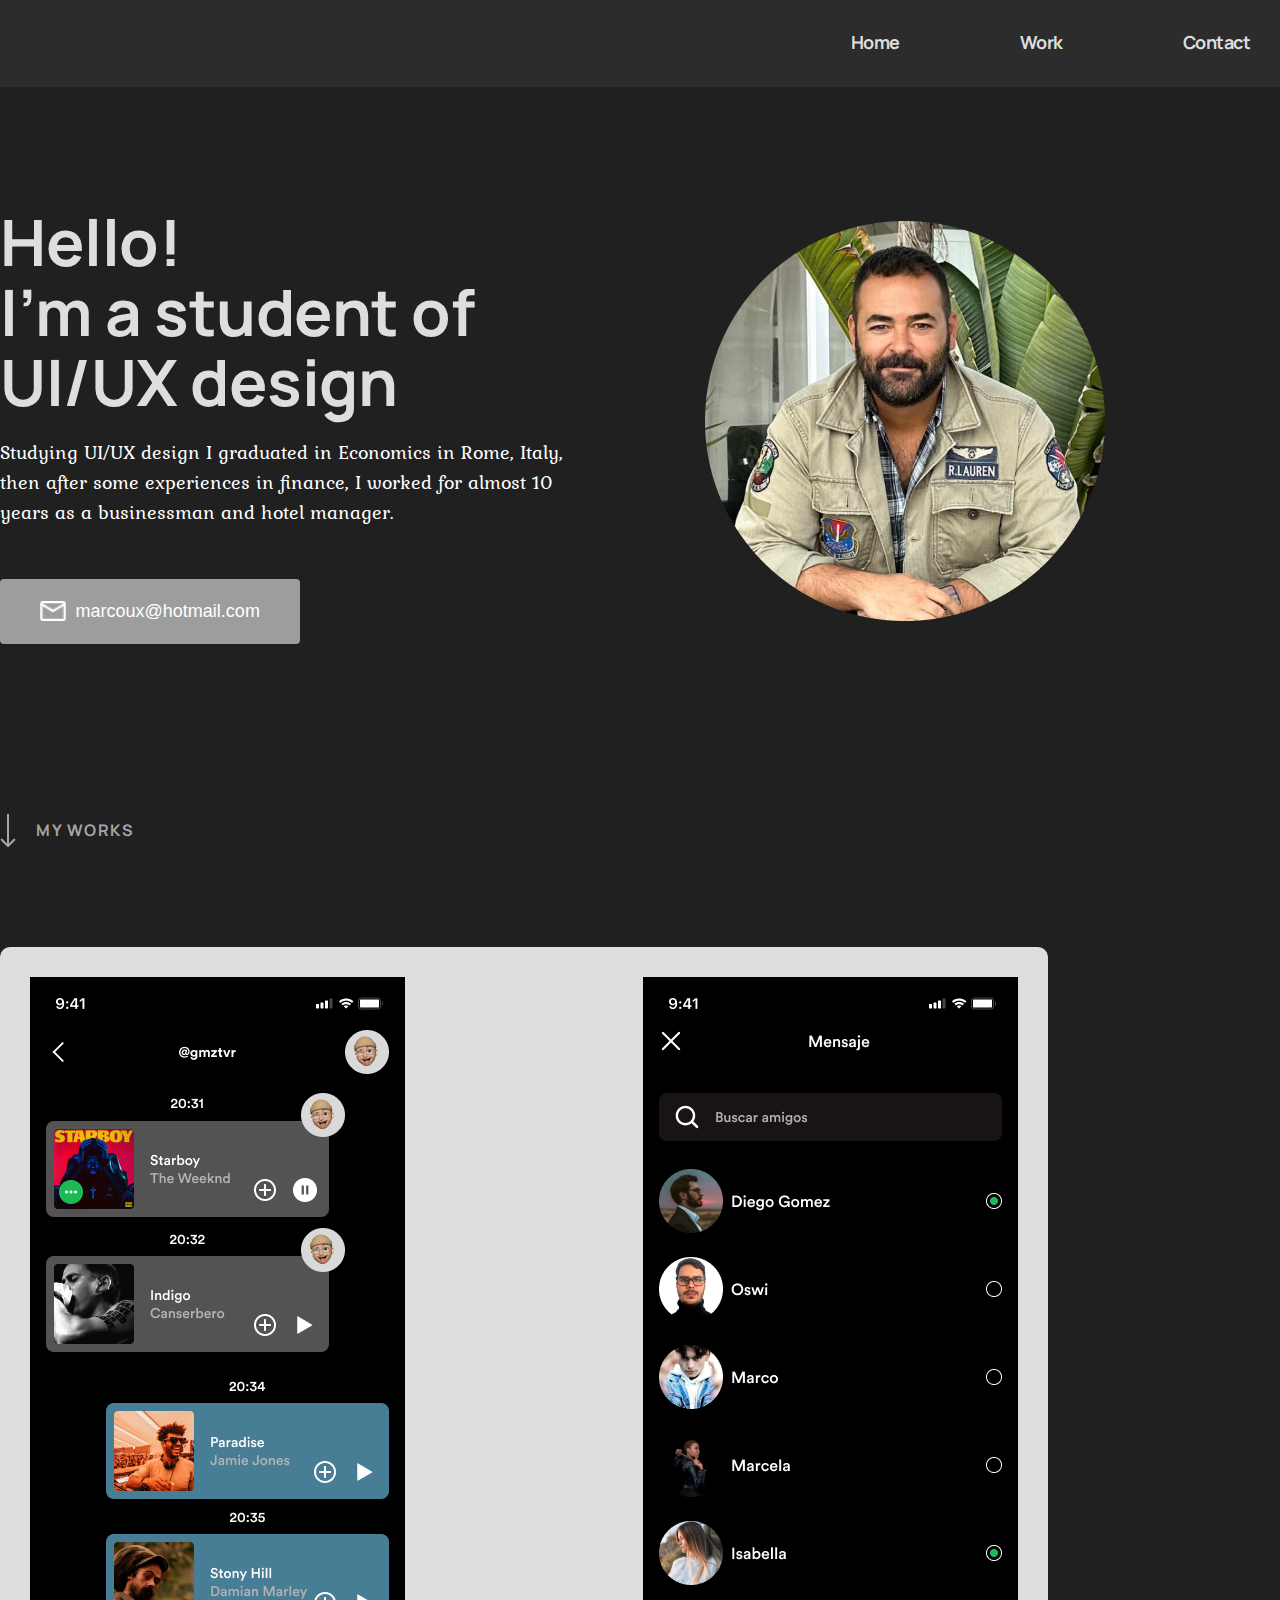
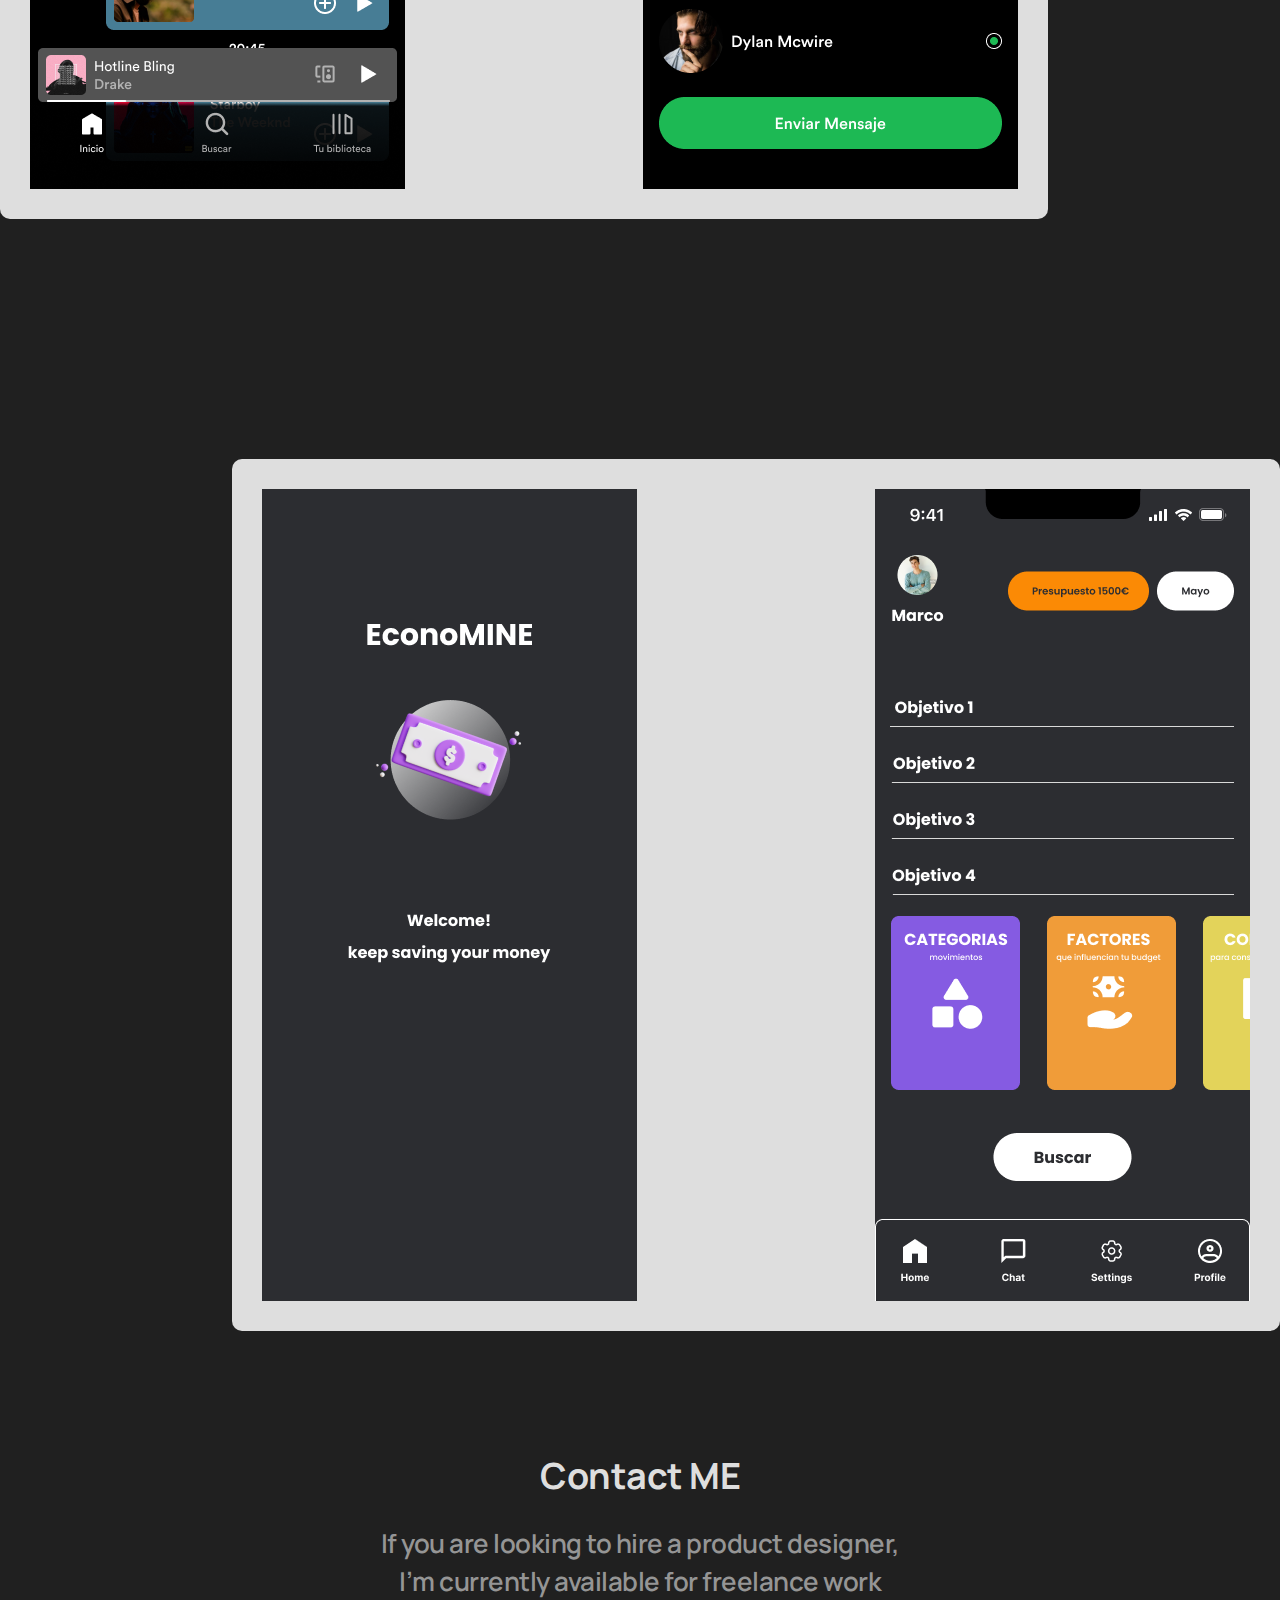
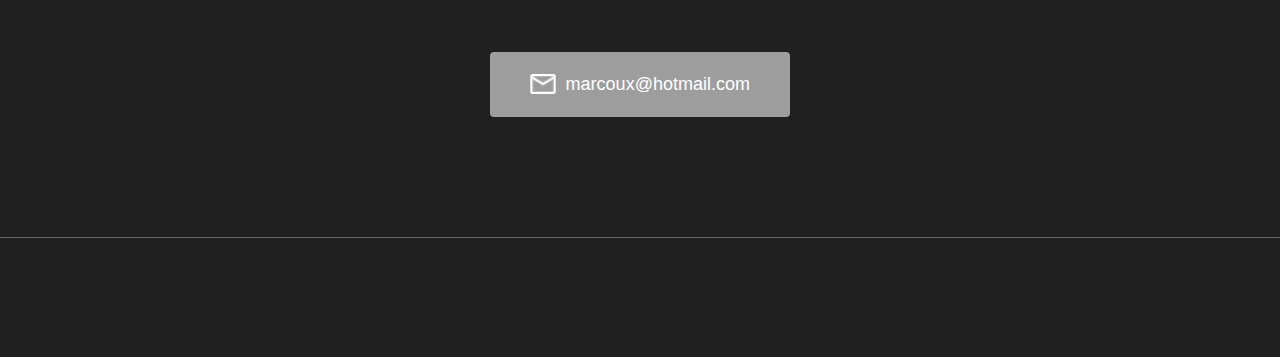
<file: index.html>
<!DOCTYPE html>
<html lang="en">
  <head>
    <meta charset="UTF-8" />
    <meta http-equiv="X-UA-Compatible" content="IE=edge" />
    <meta name="viewport" content="width=device-width, initial-scale=1.0" />
    <title>Marcoux UI/UX Designer</title>
    <link rel="stylesheet" href="reset.css" />
    <link rel="stylesheet" href="styleportfolio.css" />
  </head>
  <body>
    <nav>
      <div class="container">
        <div class="menu">
          <ul>
            <li><a href="index.html">Home</a></li>
            <li><a href="#work">Work</a></li>
            <li><a href="#contact">Contact</a></li>
          </ul>
        </div>
      </div>
    </nav>
    <section class="hero">
      <div class="container">
        <div class="hero-content">
          <div class="left_content">
            <h1>
              Hello! <br />
              I’m a student of <br />
              UI/UX design
            </h1>
            <p>
              Studying UI/UX design I graduated in Economics in Rome, Italy,
              then after some experiences in finance, I worked for almost 10
              years as a businessman and hotel manager.
            </p>
            <div class="cta">
              <a href="mailto:marcoux@hotmail.com">
                <button>
                  <img src="img/mail.png" alt="" />
                  marcoux@hotmail.com
                </button>
              </a>
            </div>
          </div>
          <div class="right_content">
            <img src="img/hero.png" alt="" />
          </div>
        </div>
      </div>
    </section>
    <section id="work" class="works">
      <div class="container">
        <h3>
          <img src="img/arrow.png" alt="" />
          <span> My Works </span>
        </h3>
        <div class="products">
          <div class="left_side_products">
            <img src="img/p1.png" alt="" />
            <img src="img/p2.png" alt="" />
          </div>
          <div class="right_side_products">
            <img src="img/p3.png" alt="" />
            <img src="img/p4.png" alt="" />
          </div>
        </div>
      </div>
    </section>
    <section class="contact">
      <div class="container">
        <h2>Contact ME</h2>
        <p>
          If you are looking to hire a product designer, <br />
          I’m currently available for freelance work
        </p>
        <div class="cta">
          <a href="mailto:marcoux@hotmail.com">
            <button>
              <img src="img/mail.png" alt="" />
              marcoux@hotmail.com
            </button>
          </a>
        </div>
      </div>
      <div class="spacingFooter"></div>
    </section>
  </body>
</html>
</file>
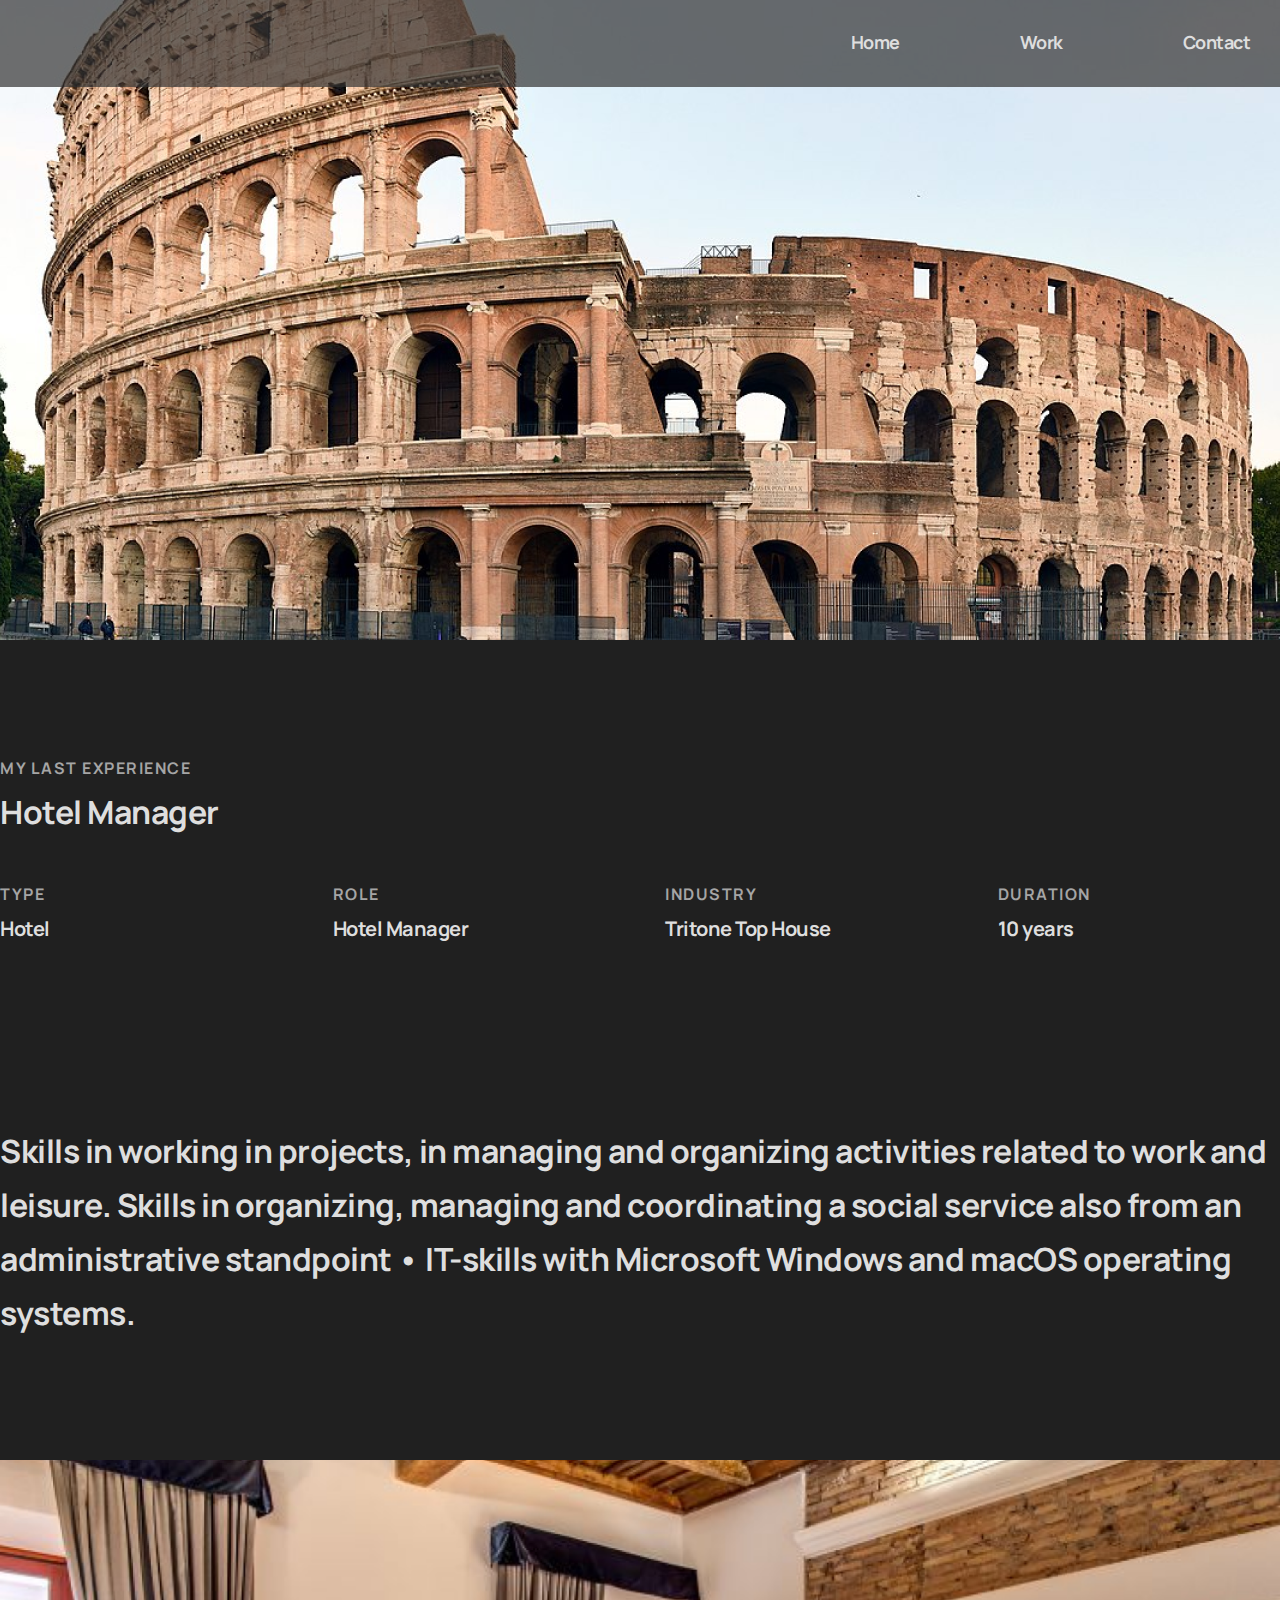
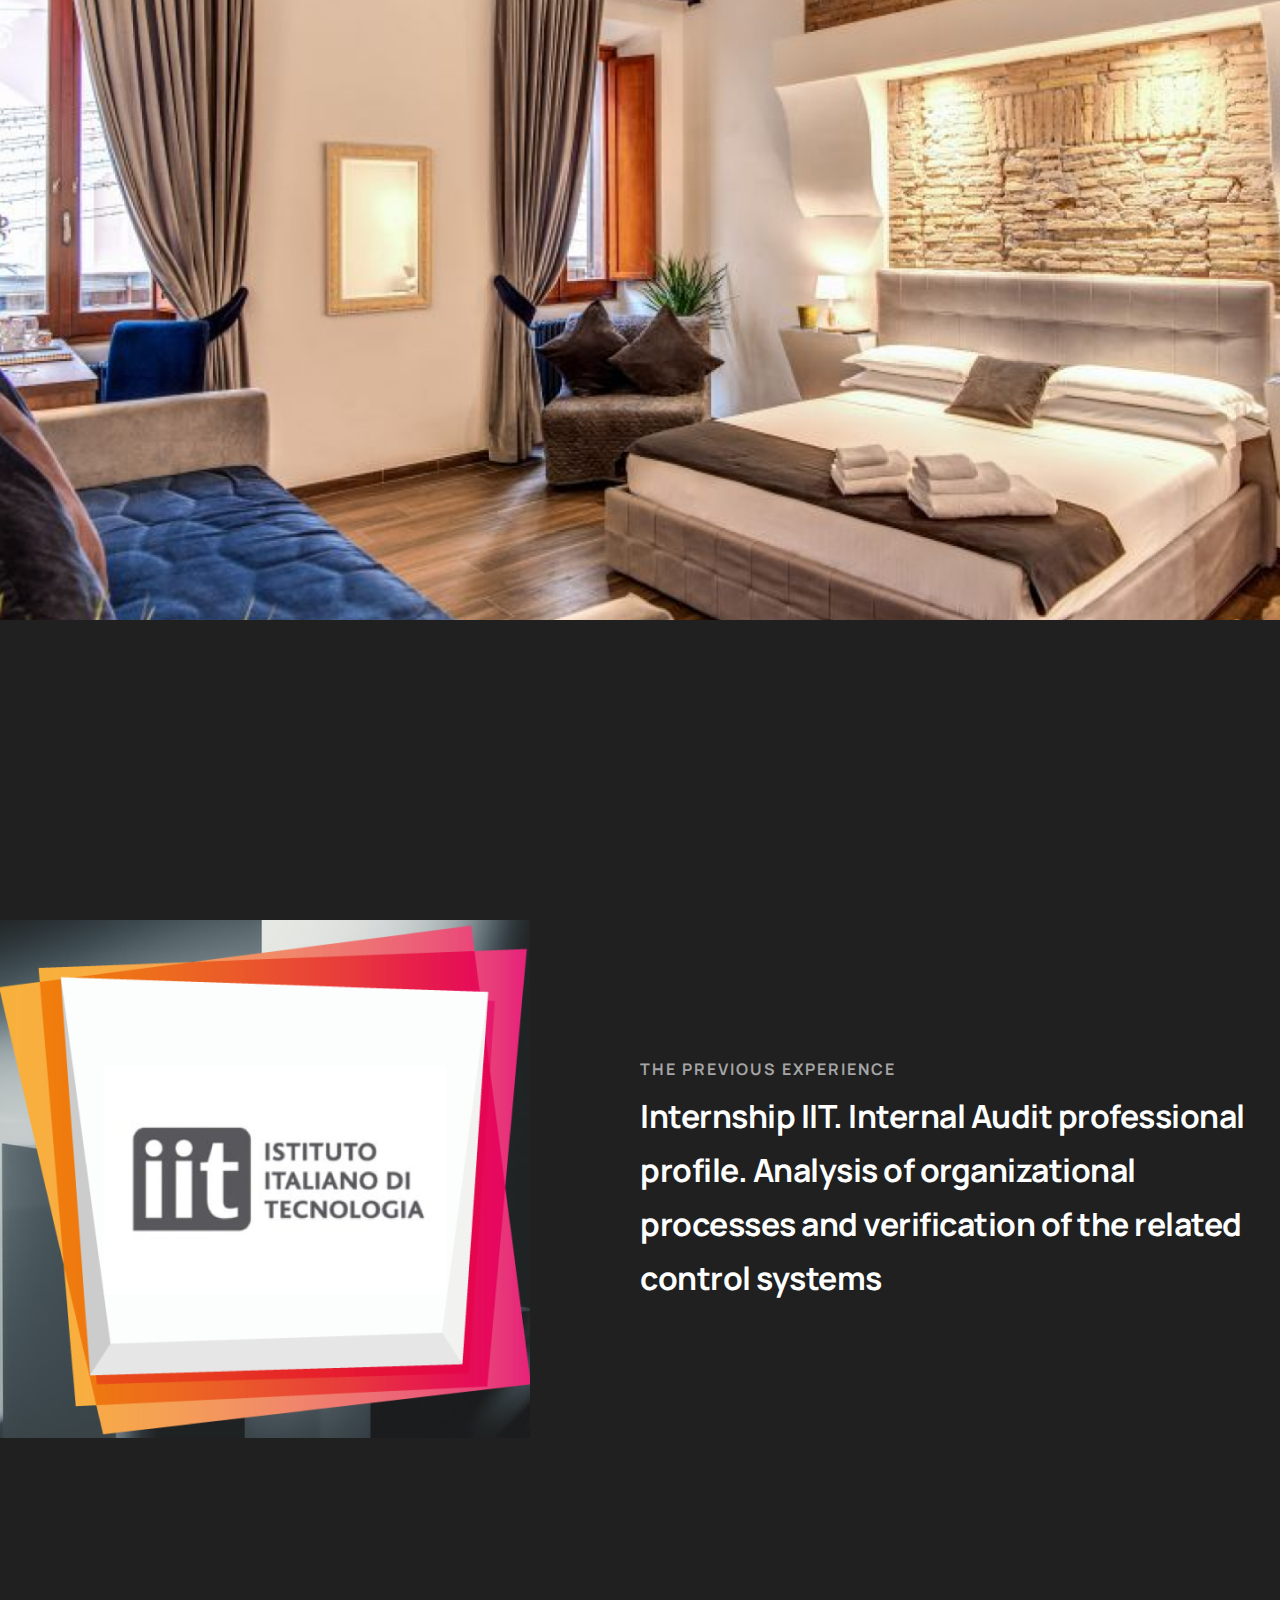
<file: pagetwo.html>
<!DOCTYPE html>
<html lang="en">
  <head>
    <meta charset="UTF-8" />
    <meta http-equiv="X-UA-Compatible" content="IE=edge" />
    <meta name="viewport" content="width=device-width, initial-scale=1.0" />
    <title>Marcoux UI/UX Designer</title>
    <link rel="stylesheet" href="reset.css" />
    <link rel="stylesheet" href="styleportfolio.css" />
  </head>
  <body>
    <div class="colosium">
      <nav>
        <div class="container">
          <div class="menu">
            <ul>
              <li><a href="index.html">Home</a></li>
              <li><a href="#work">Work</a></li>
              <li><a href="#contact">Contact</a></li>
            </ul>
          </div>
        </div>
      </nav>
    </div>

    <section class="details">
      <div class="container">
        <div class="top_area">
          <p>My last experience</p>
          <h4>Hotel Manager</h4>
        </div>
        <div class="grid_area">
          <div class="col">
            <p>Type</p>
            <h5>Hotel</h5>
          </div>
          <div class="col">
            <p>Role</p>
            <h5>Hotel Manager</h5>
          </div>

          <div class="col">
            <p>Industry</p>
            <h5>Tritone Top House</h5>
          </div>
          <div class="col">
            <p>Duration</p>
            <h5>10 years</h5>
          </div>
        </div>
        <div class="main_p">
          <h4>
            Skills in working in projects, in managing and organizing activities
            related to work and leisure. Skills in organizing, managing and
            coordinating a social service also from an administrative standpoint
            • IT-skills with Microsoft Windows and macOS operating systems.
          </h4>
        </div>
      </div>
    </section>
    <div class="bedimage"></div>
    <section class="bottom_area">
      <div class="container">
        <div class="bottom_left">
          <img src="./img/intern.png" alt="" />
        </div>
        <div class="bottom_right">
          <p>the previous experience</p>
          <h4>
            Internship IIT. Internal Audit professional profile. Analysis of
            organizational processes and verification of the related control
            systems
          </h4>
        </div>
      </div>
    </section>
    <div class="spacingFooter"></div>
  </body>
</html>
</file>
<file: styleportfolio.css>
@import url("https://fonts.googleapis.com/css2?family=Kurale&family=Manrope&display=swap");

* {
  margin: 0;
  padding: 0;
  box-sizing: border-box;
}

a {
  text-decoration: none;
}
body {
  font-family: "Manrope", sans-serif;
  font-size: 1rem;
  line-height: 1.6;
  background-color: #202020;
}

.container {
  max-width: 1440px;
  margin: 0 auto;
}
nav {
  background: rgba(50, 50, 50, 0.7);
}
.menu {
  text-align: right;
  display: flex;
  justify-content: end;
}
nav ul {
  display: flex;
  list-style: none;
  gap: 60px;
}
nav ul li {
  padding: 30px;
}
nav ul li a {
  font-family: "Manrope";
  font-style: normal;
  font-weight: 700;
  font-size: 18px;
  line-height: 25px;
  text-decoration: none;
  /* identical to box height */
  letter-spacing: -0.5px;

  color: #dedede;
}
nav ul li a:hover {
  color: #f2f2f2;
}
nav ul li a.active {
  color: #f2f2f2;
}

.hero {
  padding-top: 120px;
  padding-bottom: 170px;
}
.hero-content {
  display: flex;
  justify-content: space-between;
  align-items: center;
  gap: 130px;
}
.left_content {
  width: 50%;
}
.left_content h1 {
  font-family: "Manrope";
  font-style: normal;
  font-weight: 700;
  font-size: 64px;
  line-height: 70px;

  /* or 109% */
  letter-spacing: -0.5px;

  color: #dedede;
}
.left_content p {
  font-family: "Kurale";
  font-style: normal;
  font-weight: 400;
  font-size: 20px;
  line-height: 30px;
  padding-top: 20px;
  color: #ffffff;
}

.cta {
  padding-top: 52px;
}
.cta button {
  background: #9d9d9d;
  border-radius: 4px;
  padding: 20px 40px;
  font-size: 18px;
  line-height: 25px;
  display: flex;
  justify-content: center;
  align-items: center;
  /* identical to box height */

  color: #ffffff;
  border: none;
  transition: all 0.3s ease-in-out;
  text-decoration: none;
}
button:hover {
  background: #585757;
  cursor: pointer;
}
.cta button img {
  padding-right: 10px;

  height: 20px;
}
.right_content {
  width: 50%;
}
.right_content img {
  width: 400px;
  height: 400px;
}

.works h3 {
  font-size: 16px;
  line-height: 16px;

  /* identical to box height, or 100% */
  letter-spacing: 1.5px;
  text-transform: uppercase;

  color: #dedede;

  opacity: 0.7;
  padding-bottom: 100px;
}

.works h3 {
  padding-right: 10px;
  display: flex;
  gap: 20px;
  align-items: center;
}
.left_side_products {
  background: #dedede;
  border-radius: 10px;
  display: flex;
  max-width: 1048px;
  padding: 30px;
  justify-content: space-between;
  margin-bottom: 240px;
}

.right_side_products {
  background: #dedede;
  border-radius: 10px;
  display: flex;
  margin-inline-start: auto;
  max-width: 1048px;
  padding: 30px;
  justify-content: space-between;
}

.contact {
  padding-top: 120px;
  text-align: center;
}

.contact .cta {
  padding-bottom: 120px;
  display: flex;
  justify-content: center;
}
h2 {
  font-family: "Manrope";
  font-style: normal;
  font-weight: 700;
  font-size: 36px;
  line-height: 49px;
  text-align: center;
  letter-spacing: -0.5px;
  color: #dedede;
}
.contact p {
  font-weight: 600;
  font-size: 26px;
  line-height: 38px;

  /* or 146% */
  text-align: center;
  letter-spacing: -0.5px;

  color: #959595;
  padding-top: 24px;
}
.spacingFooter {
  border-top: 1px solid #696969;
  height: 120px;
}

/* responsive mobile only  */
@media (max-width: 768px) {
  .container {
    padding: 0 20px;
  }
  .hero-content {
    flex-direction: column;
    gap: 50px;
  }
  .left_content {
    width: 100%;
    text-align: center;
    order: 2;
  }
  .left_content br {
    display: none;
  }
  .right_content {
    width: 100%;
    order: 1;
  }
  .left_content .cta {
    display: flex;
    justify-content: center;
  }
  .right_content img {
    width: 100%;
    height: 100%;
  }
  .left_side_products {
    flex-direction: column;
    gap: 50px;
  }
  .right_side_products {
    flex-direction: column;
    gap: 50px;
  }
  .works h3 {
    padding-bottom: 50px;
  }
  .contact .cta {
    flex-direction: column;
    gap: 50px;
  }
  .contact {
    padding-top: 50px;
  }
  .contact p {
    font-size: 20px;
    line-height: 30px;
  }
  .contact h2 {
    font-size: 30px;
    line-height: 40px;
  }
  .cta button {
    padding: 10px 20px;
    font-size: 14px;
    line-height: 20px;
  }
  .cta button img {
    padding-right: 10px;
    height: 15px;
  }
  .left_content h1 {
    font-size: 40px;
    line-height: 50px;
  }
  .left_content p {
    font-size: 16px;
    line-height: 25px;
  }
  nav ul {
    gap: 30px;
  }
  nav ul li {
    padding: 20px;
  }
  nav ul li a {
    font-size: 14px;
    line-height: 20px;
  }
  .hero {
    padding-top: 50px;
    padding-bottom: 50px;
  }
  .hero-content {
    gap: 50px;
  }
  .left_content h1 {
    font-size: 40px;
    line-height: 50px;
  }
  .left_content p {
    font-size: 16px;
    line-height: 25px;
  }
  .cta button {
    padding: 10px 20px;
    font-size: 14px;
    line-height: 20px;
  }
  .cta button img {
    padding-right: 10px;
    height: 15px;
  }
  .left_side_products {
    flex-direction: column;
    gap: 50px;
    margin-bottom: 50px;
  }
  .right_side_products {
    flex-direction: column;
    gap: 50px;
    padding-bottom: 50px;
  }
  .works h3 {
    padding-bottom: 50px;
  }
  .contact .cta {
    flex-direction: column;
    gap: 50px;
    padding-bottom: 50px;
  }
  .contact {
    padding-top: 50px;
  }
}

/* responsive tablet only  */
@media (max-width: 1024px) {
  .container {
    padding: 0 20px;
  }
  .hero-content {
    flex-direction: column;
    gap: 50px;
  }
  .left_content {
    width: 100%;
    text-align: center;
    order: 2;
  }
  .left_content br {
    display: none;
  }
  .right_content {
    width: 100%;
    order: 1;
  }
  .left_content .cta {
    display: flex;
    justify-content: center;
  }
  .right_content img {
    width: 100%;
    height: 100%;
  }
  .left_side_products {
    flex-direction: column;
    gap: 50px;
  }
  .right_side_products {
    flex-direction: column;
    gap: 50px;
  }
  .works h3 {
    padding-bottom: 50px;
  }
  .contact .cta {
    flex-direction: column;
    gap: 50px;
  }
  .contact {
    padding-top: 50px;
  }
  .contact p {
    font-size: 20px;
    line-height: 30px;
  }
  .contact h2 {
    font-size: 30px;
    line-height: 40px;
  }
  .cta button {
    padding: 10px 20px;
    font-size: 14px;
    line-height: 20px;
  }
  .cta button img {
    padding-right: 10px;
    height: 15px;
  }
  .left_content h1 {
    font-size: 40px;
    line-height: 50px;
  }
  .left_content p {
    font-size: 16px;
    line-height: 25px;
  }
  nav ul {
    gap: 30px;
  }
  nav ul li {
    padding: 20px;
  }
  nav ul li a {
    font-size: 14px;
    line-height: 20px;
  }
  .hero {
    padding-top: 50px;
    padding-bottom: 50px;
  }
  .hero-content {
    gap: 50px;
  }
  .left_content h1 {
    font-size: 40px;
    line-height: 50px;
  }
}

/* Page two */

.colosium {
  background-image: url(./img/colo.png);
  height: 640px;
  background-size: cover;
  background-position: center;
  background-repeat: no-repeat;
}

.details {
  padding-top: 120px;
  padding-bottom: 120px;
}
.details p {
  font-style: normal;
  font-weight: 700;
  font-size: 16px;
  line-height: 16px;

  /* identical to box height, or 100% */
  letter-spacing: 1.5px;
  text-transform: uppercase;

  color: #dedede;

  opacity: 0.7;
}

.top_area h4 {
  font-weight: 700;
  font-size: 32px;
  line-height: 48px;
  /* identical to box height, or 150% */
  letter-spacing: -0.5px;
  padding-top: 12px;
  color: #dedede;
}

.grid_area {
  display: grid;
  grid-template-columns: repeat(4, 1fr);
  gap: 50px;
  padding-top: 50px;
  margin-bottom: 180px;
}
h5 {
  font-weight: 700;
  font-size: 20px;
  line-height: 30px;
  letter-spacing: -0.5px;
  color: #dedede;
  padding-top: 12px;
}
.main_p h4 {
  font-weight: 700;
  font-size: 32px;
  line-height: 54px;

  /* or 169% */
  letter-spacing: -0.5px;

  color: #dedede;
}
.bedimage {
  background-image: url(./img/bed.png);
  height: 760px;
  background-size: cover;
  background-position: center;
  background-repeat: no-repeat;
}
.bottom_area {
  padding: 300px 0px;
}
.bottom_area .container {
  display: flex;
  justify-content: space-between;
  align-items: center;
}
.bottom_left {
  width: 50%;
}
.bottom_right {
  width: 50%;
}
.bottom_right p {
  font-weight: 700;
  font-size: 16px;
  line-height: 16px;

  /* identical to box height, or 100% */
  letter-spacing: 2px;
  text-transform: uppercase;

  color: #dedede;

  opacity: 0.7;
}
.bottom_right h4 {
  font-weight: 700;
  font-size: 32px;
  line-height: 54px;
  padding-top: 12px;
  /* or 169% */
  letter-spacing: -0.5px;

  color: #ffffff;
}

/* responsive tablet only  */
@media (max-width: 1024px) {
  .details {
    padding-top: 50px;
    padding-bottom: 50px;
  }
  .details p {
    font-size: 14px;
    line-height: 14px;
  }
  .top_area h4 {
    font-size: 24px;
    line-height: 40px;
  }
  .grid_area {
    grid-template-columns: repeat(2, 1fr);
    gap: 50px;
    padding-top: 50px;
    margin-bottom: 180px;
  }
  .main_p h4 {
    font-size: 24px;
    line-height: 40px;
  }
  .bottom_area {
    padding: 100px 0px;
  }
  .bottom_area .container {
    flex-direction: column;
    gap: 50px;
  }
  .bottom_left {
    width: 100%;
  }
  .bottom_right {
    width: 100%;
  }
  .bottom_right p {
    font-size: 14px;
    line-height: 14px;
  }
  .bottom_right h4 {
    font-size: 24px;
    line-height: 40px;
  }
}

/* responsive mobile only  */
@media (max-width: 768px) {
  .colosium,
  .bedimage {
    height: 400px;
  }
  .details {
    padding-top: 50px;
    padding-bottom: 50px;
  }
  .details p {
    font-size: 14px;
    line-height: 14px;
  }
  .top_area h4 {
    font-size: 24px;
    line-height: 40px;
  }
  .grid_area {
    grid-template-columns: repeat(2, 1fr);
    gap: 50px;
    padding-top: 50px;
    margin-bottom: 50px;
  }
  .main_p h4 {
    font-size: 24px;
    line-height: 40px;
  }
  .bottom_area {
    padding: 100px 0px;
  }
  .bottom_area .container {
    flex-direction: column;
    gap: 50px;
  }
  .bottom_left,
  .bottom_left img {
    width: 100%;
  }
  .bottom_right {
    width: 100%;
  }
  .bottom_right p {
    font-size: 14px;
    line-height: 14px;
  }
  .bottom_right h4 {
    font-size: 24px;
    line-height: 40px;
  }
}
</file>
